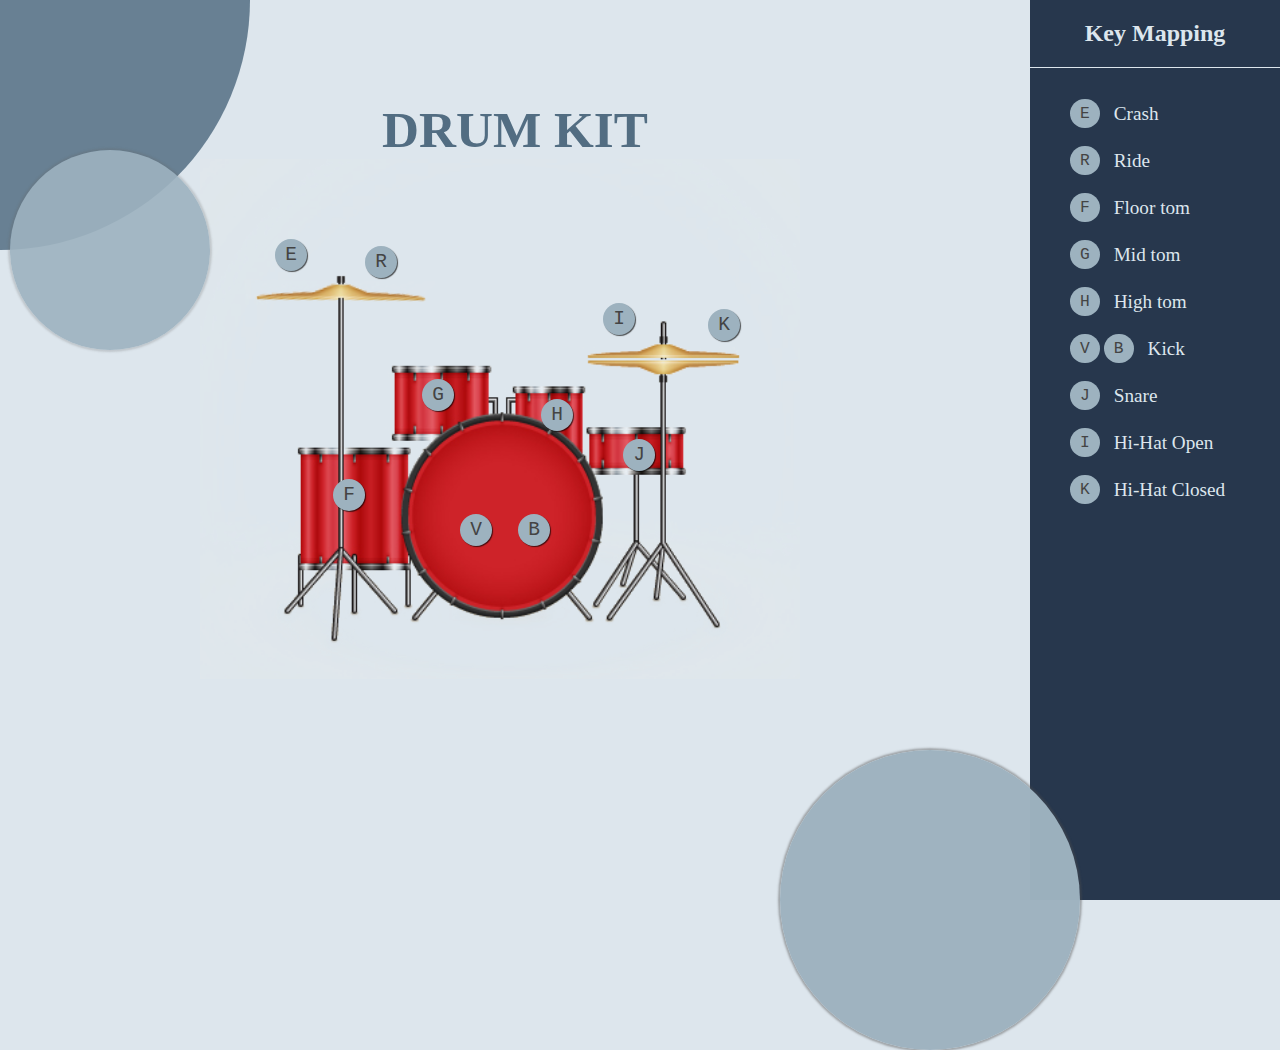
<file: DrumKit/drumkit.html>
<!DOCTYPE html>
<html lang="en">
<head>
	<meta charset="UTF-8">
	<meta http-equiv="X-UA-Compatible" content="IE=edge">
	<meta name="viewport" content="width=device-width, initial-scale=1.0">
	<link rel="stylesheet" href="drumkit.css">
	<title>Document</title>
</head>
<body>
	<span class="dot"></span>
	<span class="dot2"></span>
	<span class="dot3"></span>
	<main>
		<section class="main-wrapper">
		  <div class="key-map-wrapper">
			<h2>Key Mapping</h2>
			<ul class="key-map-list">
			  <li>
				<kbd class="key-code">E</kbd>
				<span class="key-sound">Crash</span>
			  </li>
			  <li>
				<kbd class="key-code">R</kbd>
				<span class="key-sound">Ride</span>
			  </li>
			  <li>
				<kbd class="key-code">F</kbd>
				<span class="key-sound">Floor tom</span>
			  </li>
			  <li>
				<kbd class="key-code">G</kbd>
				<span class="key-sound">Mid tom</span>
			  </li>
			  <li>
				<kbd class="key-code">H</kbd>
				<span class="key-sound">High tom</span>
			  </li>
			  <li>
				<kbd class="key-code">V</kbd>
				<kbd class="key-code">B</kbd>
				<span class="key-sound">Kick</span>
			  </li>
			  <li>
				<kbd class="key-code">J</kbd>
				<span class="key-sound">Snare</span>
			  </li>
			  <li>
				<kbd class="key-code">I</kbd>
				<span class="key-sound">Hi-Hat Open</span>
			  </li>
			  <li>
				<kbd class="key-code">K</kbd>
				<span class="key-sound">Hi-Hat Closed</span>
			  </li>
			</ul>
		  </div>
		  <h1 class="main-title"><strong>DRUM KIT</strong></h1>
		  <div class="drum-kit-wrapper">
			<img id="crash-ride" class="crash-cymbal" src="images/crash.png" alt="Crash cymbal">
			<img id="hihat-top" class="hihat-top-cymbal" src="images/hihat-top.png" alt="Hi Hat cymbal">
			<div data-key="74" class="key snare">
			  <kbd>J</kbd>
			</div>
			<div data-key="66" class="key kick">
			  <kbd>B</kbd>
			</div>
			<div data-key="86" class="key kick2">
			  <kbd>V</kbd>
			</div>
			<div data-key="72" class="key tom-high">
			  <kbd>H</kbd>
			</div>
			<div data-key="71" class="key tom-mid">
			  <kbd>G</kbd>
			</div>
			<div data-key="70" class="key tom-low">
			  <kbd>F</kbd>
			</div>
			<div data-key="69" class="key crash">
			  <kbd>E</kbd>
			</div>
			<div data-key="82" class="key ride">
			  <kbd>R</kbd>
			</div>
			<div data-key="73" class="key hihat-open">
			  <kbd>I</kbd>
			</div>
			<div data-key="75" class="key hihat-close">
			  <kbd>K</kbd>
			</div>
			<img class="drum-kit" src="images/drum-kit.png" alt="Drum Kit" />
		  </div>
		</section>
	  </main>
	  <audio data-key="74" src="sounds/snare.wav"></audio>
	  <audio data-key="66" src="sounds/kick.wav"></audio>
	  <audio data-key="86" src="sounds/kick.wav"></audio>
	  <audio data-key="72" src="sounds/tom-high.wav"></audio>
	  <audio data-key="71" src="sounds/tom-mid.wav"></audio>
	  <audio data-key="70" src="sounds/tom-low.wav"></audio>
	  <audio data-key="69" src="sounds/crash.wav"></audio>
	  <audio data-key="82" src="sounds/ride.wav"></audio>
	  <audio data-key="73" src="sounds/hihat-open.wav"></audio>
	  <audio data-key="75" src="sounds/hihat-close.wav"></audio>
	  <script src="drumkit.js"></script>
	</body>
</html>
</file>
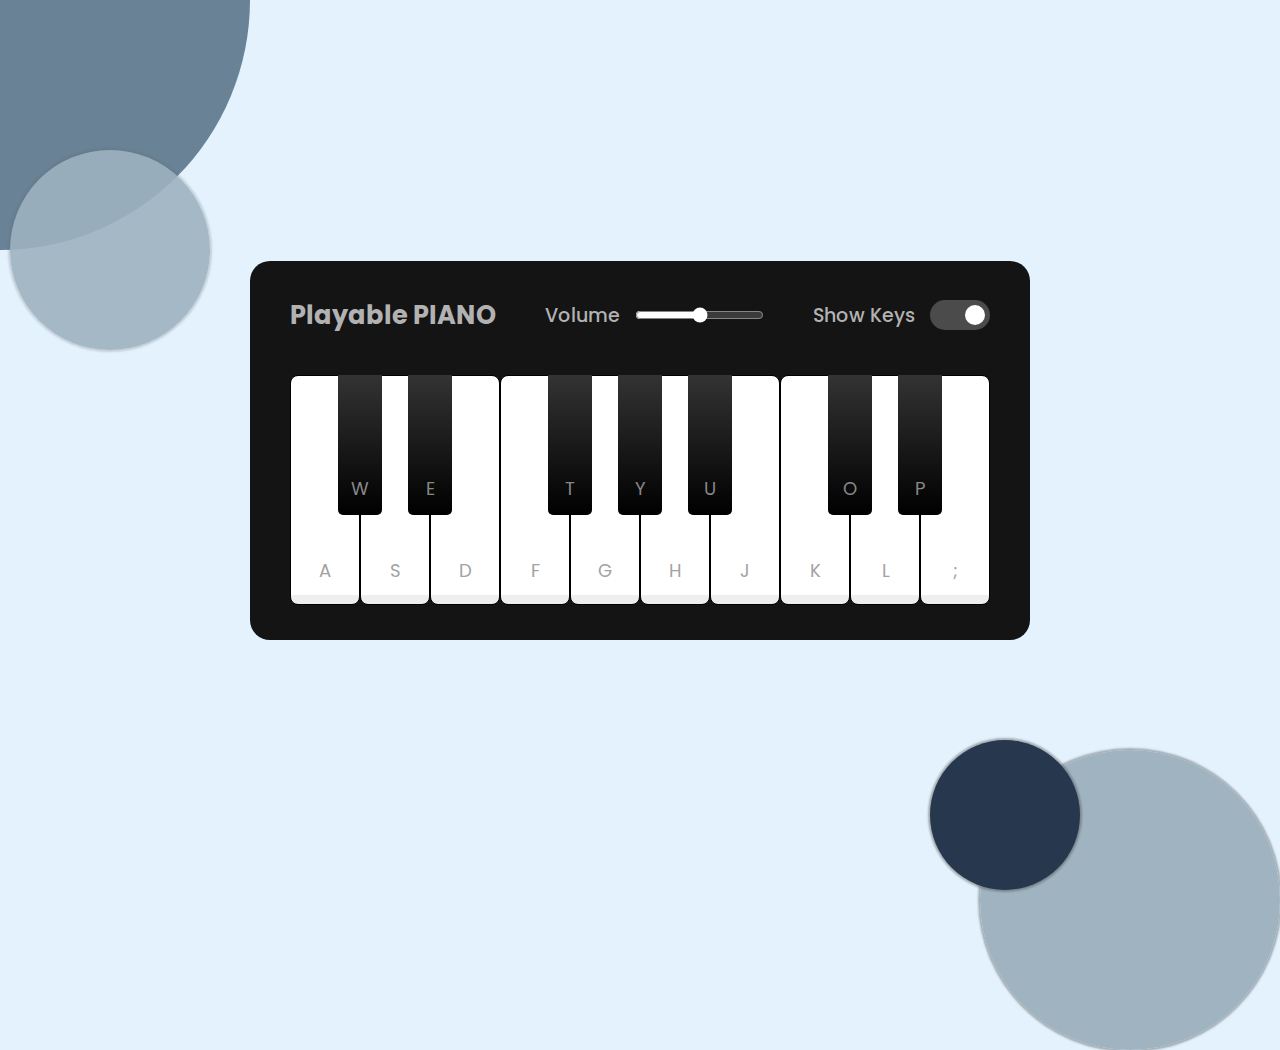
<file: Piano/piano.html>
<!DOCTYPE html>
<!-- Coding By CodingNepal - youtube.com/codingnepal -->
<html lang="en" dir="ltr">
  <head>
    <meta charset="utf-8">
    <title>Playable Piano JavaScript | CodingNepal</title>
    <link rel="stylesheet" href="piano.css">
    <meta name="viewport" content="width=device-width, initial-scale=1.0">
    <script src="piano.js" defer></script>
  </head>
  <body>
	<span class="dot"></span>
	<span class="dot2"></span>
	<span class="dot3"></span>
	<span class="dot4"></span>
    <div class="wrapper">
      <header>
        <h2>Playable PIANO</h2>
        <div class="column volume-slider">
          <span>Volume</span><input type="range" min="0" max="1" value="0.5" step="any">
        </div>
        <div class="column keys-checkbox">
          <span>Show Keys</span><input type="checkbox" checked>
        </div>
      </header>
      <ul class="piano-keys">
        <li class="key white" data-key="a"><span>a</span></li>
        <li class="key black" data-key="w"><span>w</span></li>
        <li class="key white" data-key="s"><span>s</span></li>
        <li class="key black" data-key="e"><span>e</span></li>
        <li class="key white" data-key="d"><span>d</span></li>
        <li class="key white" data-key="f"><span>f</span></li>
        <li class="key black" data-key="t"><span>t</span></li>
        <li class="key white" data-key="g"><span>g</span></li>
        <li class="key black" data-key="y"><span>y</span></li>
        <li class="key white" data-key="h"><span>h</span></li>
        <li class="key black" data-key="u"><span>u</span></li>
        <li class="key white" data-key="j"><span>j</span></li>
        <li class="key white" data-key="k"><span>k</span></li>
        <li class="key black" data-key="o"><span>o</span></li>
        <li class="key white" data-key="l"><span>l</span></li>
        <li class="key black" data-key="p"><span>p</span></li>
        <li class="key white" data-key=";"><span>;</span></li>
      </ul>
    </div>

  </body>
</html>
</file>
<file: DrumKit/drumkit.css>
html,
body {
	padding: 0;
	margin: 0;
	background-color: #DDE6ED;
    overflow: hidden;
}

.main-wrapper {
	margin: 30px auto 0;
	width: 1080px;
	text-align: center;
}

.main-title {
	font-family: 'Century Gothic';
	text-align: center;
	font-size: 3.2em;
	color: #526D82;
    margin: 100px 0 50px -250px;
}

.drum-kit-wrapper {
	position: relative;
	width: 600px;
	margin: -50px 0 0 100px;
}

.drum-kit {
	width: 100%;
	height: 520px;
	position: relative;
}

.crash-cymbal {
	position: absolute;
	top: 114px;
    left: 80px;
    transform: rotate(-7.2deg) scale(1.5);
    transition: all ease-in-out .042s;
}

.hihat-top-cymbal {
	position: absolute;
    top: 166px;
    right: 71px;
    transform: scale(1.35);
    z-index: 0;
    transition: all ease-in-out .042s;
}

.key {
	display: inline-block;
	transition: all ease-in-out .042s;
	position: absolute;
	background: #9DB2BF;
    font-size: 1.5em;
    height: 32px;
    width: 32px;
    text-align: center;
    border-radius: 20px;
    color: #444;
    box-shadow: 1px 1px 1px rgba(0,0,0,.65);
    z-index: 2;
}

.key.kick {
	top: 355px;
    right: 250px;
}

.key.kick2 {
    top: 355px;
    right: 308px;
}

.key.snare {
	right: 145px;
    top: 280px;
}

.key.tom-high {
	right: 227px;
    top: 240px;
}

.key.tom-mid {
	left: 222px;
    top: 220px;
}

.key.tom-low {
	top: 320px;
    left: 133px;
}

.key.crash {
	top: 80px;
    left: 75px;
}

.key.ride {
	left: 165px;
    top: 87px;
}

.key.hihat-open {
	right: 165px;
    top: 144px;
}

.key.hihat-close {
	right: 60px;
    top: 150px;
}

.playing {
	transform: scale(1.12);
}

.key-map-wrapper {
	position: absolute;
    right: 0;
    top: 0;
    height: 100%;
    background: #27374D;
    width: 250px;
    z-index: 3;
}

.key-map-wrapper > h2 {
	color: #DDE6ED;
	font-family: 'Century Gothic';
	margin-bottom: 35px;
	border-bottom: 1px solid #DDE6ED;
    padding-bottom: 20px;
}

.key-map-list {
	list-style: none;
	color: #DDE6ED;
	text-align: left;
}

.key-map-list > li {
	margin-bottom: 25px;
}

.key-code {
	color: #444;
    background-color: #9DB2BF;
    font-size: 1.25em;
    padding: 5px 10px;
    border-radius: 20px;
}

.key-sound {
	font-size: 1.2em;
	margin-left: 10px;
	font-family: 'Century Gothic', cursive;
	vertical-align: middle;
}
.dot {
  height: 500px;
  width: 500px;
  background-color: #526d82d7;
  border-radius: 50%;
  display: inline-block;
  position: absolute;
  top: -250px;
  left:-250px;
  z-index: 5;
}
.dot2 {
    height: 200px;
    width: 200px;
    background-color: #9db2bfe7;
    border-radius: 50%;
    display: block;
    position: absolute;
    top: 150px;
    left:10px;
    z-index: 6;
    box-shadow: 0 0 2px 2px #6565653e;
  }
  .dot3 {
    height: 300px;
    width: 300px;
    background-color: #9db2bffb;
    border-radius: 50%;
    display: block;
    position: absolute;
    bottom: -150px;
    right:200px;
    z-index: 5;
    box-shadow: 0 0 2px 2px #4d4d4d6b;
  }
  .dot4 {
    height: 150px;
    width: 150px;
    background-color: #27374D;
    border-radius: 50%;
    display: block;
    position: absolute;
    bottom: 10px;
    right:400px;
    z-index: 6;
    box-shadow: 0 0 2px 2px #4d4d4d6b;
  }
</file>
<file: Piano/piano.css>
/* Import Google font - Poppins */
@import url('https://fonts.googleapis.com/css2?family=Poppins:wght@400;500;600&display=swap');
* {
  margin: 0;
  padding: 0;
  box-sizing: border-box;
  font-family: 'Poppins', sans-serif;
}
body {
  display: flex;
  align-items: center;
  justify-content: center;
  min-height: 100vh;
  background: #E3F2FD;
}
.wrapper {
  padding: 35px 40px;
  border-radius: 20px;
  background: #141414;
}
.wrapper header {
  display: flex;
  color: #B2B2B2;
  align-items: center;
  justify-content: space-between;
}
header h2 {
  font-size: 1.6rem;
}
header .column {
  display: flex;
  align-items: center;
}
header span {
  font-weight: 500;
  margin-right: 15px;
  font-size: 1.19rem;
}
header input {
  outline: none;
  border-radius: 30px;
}
.volume-slider input {
  accent-color: #fff;
}
.keys-checkbox input {
  height: 30px;
  width: 60px;
  cursor: pointer;
  appearance: none;
  position: relative;
  background: #4B4B4B
}
.keys-checkbox input::before {
  content: "";
  position: absolute;
  top: 50%;
  left: 5px;
  width: 20px;
  height: 20px;
  border-radius: 50%;
  background: #8c8c8c;
  transform: translateY(-50%);
  transition: all 0.3s ease;
}
.keys-checkbox input:checked::before {
  left: 35px;
  background: #fff;
}
.piano-keys {
  display: flex;
  list-style: none;
  margin-top: 40px;
}
.piano-keys .key {
  cursor: pointer;
  user-select: none;
  position: relative;
  text-transform: uppercase;
}
.piano-keys .black {
  z-index: 2;
  width: 44px;
  height: 140px;
  margin: 0 -22px 0 -22px;
  border-radius: 0 0 5px 5px;
  background: linear-gradient(#333, #000);
}
.piano-keys .black.active {
  box-shadow: inset -5px -10px 10px rgba(255,255,255,0.1);
  background:linear-gradient(to bottom, #000, #434343);
}
.piano-keys .white {
  height: 230px;
  width: 70px;
  border-radius: 8px;
  border: 1px solid #000;
  background: linear-gradient(#fff 96%, #eee 4%);
}
.piano-keys .white.active {
  box-shadow: inset -5px 5px 20px rgba(0,0,0,0.2);
  background:linear-gradient(to bottom, #fff 0%, #eee 100%);
}
.piano-keys .key span {
  position: absolute;
  bottom: 20px;
  width: 100%;
  color: #A2A2A2;
  font-size: 1.13rem;
  text-align: center;
}
.piano-keys .key.hide span {
  display: none;
}
.piano-keys .black span {
  bottom: 13px;
  color: #888888;
}

@media screen and (max-width: 815px) {
  .wrapper {
    padding: 25px;
  }
  header {
    flex-direction: column;
  }
  header :where(h2, .column) {
    margin-bottom: 13px;
  }
  .volume-slider input {
    max-width: 100px;
  }
  .piano-keys {
    margin-top: 20px;
  }
  .piano-keys .key:where(:nth-child(9), :nth-child(10)) {
    display: none;
  }
  .piano-keys .black {
    height: 100px;
    width: 40px;
    margin: 0 -20px 0 -20px;
  }
  .piano-keys .white {
    height: 180px;
    width: 60px;
  }
}

@media screen and (max-width: 615px) {
  .piano-keys .key:nth-child(13),
  .piano-keys .key:nth-child(14),
  .piano-keys .key:nth-child(15),
  .piano-keys .key:nth-child(16),
  .piano-keys .key :nth-child(17) {
    display: none;
  }
  .piano-keys .white {
    width: 50px;
  }
}
.dot {
  height: 500px;
  width: 500px;
  background-color: #526d82d7;
  border-radius: 50%;
  display: inline-block;
  position: absolute;
  top: -250px;
  left:-250px;
  z-index: 5;
}
.dot2 {
    height: 200px;
    width: 200px;
    background-color: #9db2bfe7;
    border-radius: 50%;
    display: block;
    position: absolute;
    top: 150px;
    left:10px;
    z-index: 6;
    box-shadow: 0 0 2px 2px #6565653e;
  }
  .dot3 {
    height: 300px;
    width: 300px;
    background-color: #9db2bffb;
    border-radius: 50%;
    display: block;
    position: absolute;
    bottom: -150px;
    right:0px;
    z-index: 5;
    box-shadow: 0 0 2px 2px #4d4d4d6b;
  }
  .dot4 {
    height: 150px;
    width: 150px;
    background-color: #27374D;
    border-radius: 50%;
    display: block;
    position: absolute;
    bottom: 10px;
    right:200px;
    z-index: 6;
    box-shadow: 0 0 2px 2px #4d4d4d6b;
  }
</file>
